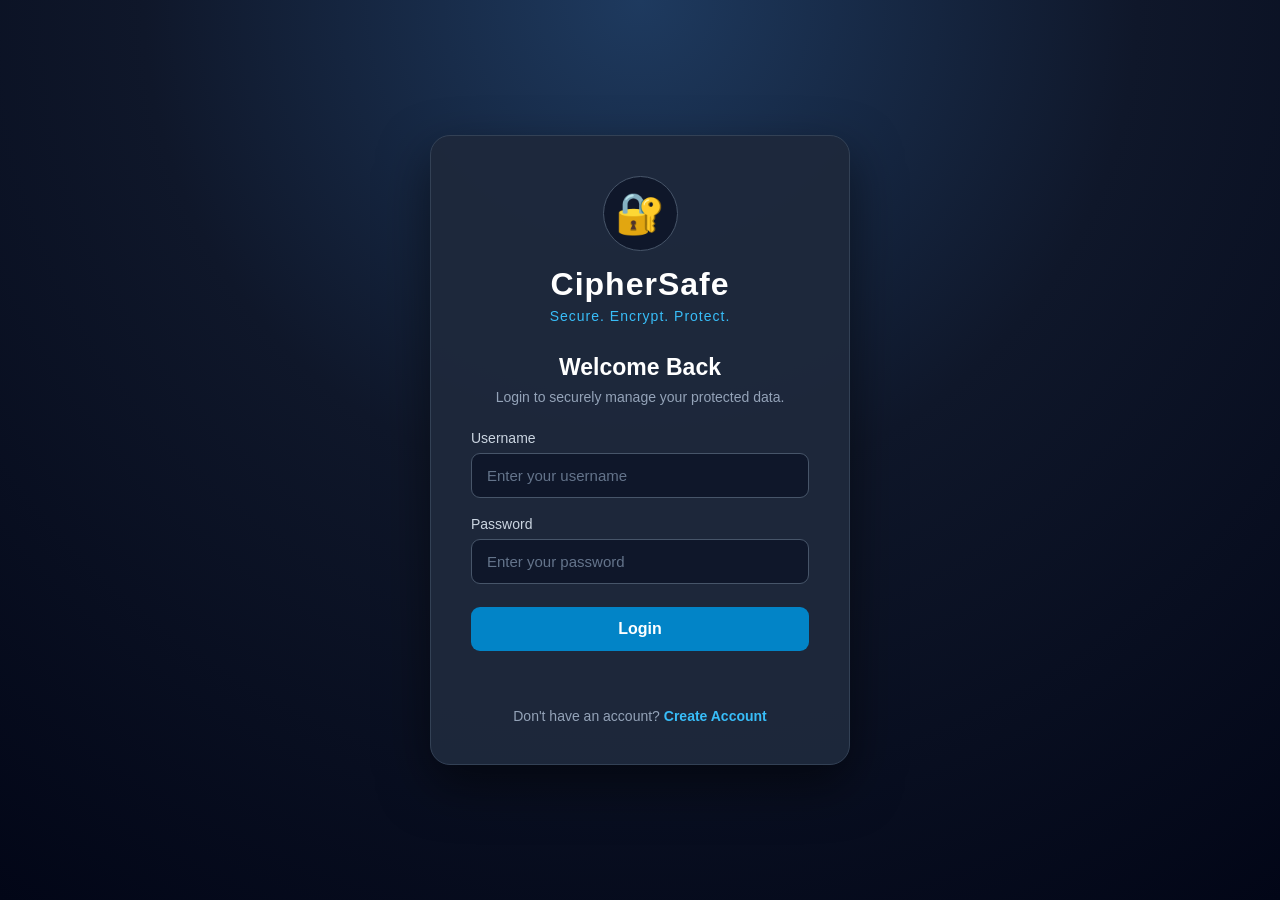
<file: index.html>
<!DOCTYPE html>
<html lang="en">

<head>
    <meta charset="UTF-8">
    <meta name="viewport" content="width=device-width, initial-scale=1.0">

    <title>CipherSafe | Login</title>

    <link rel="stylesheet" href="style.css">
</head>

<body>

    <div class="page-container">

        <div class="auth-card">

            <div class="logo">🔐</div>

            <h1>CipherSafe</h1>

            <p class="tagline">Secure. Encrypt. Protect.</p>

            <h2>Welcome Back</h2>

            <p class="description">
                Login to securely manage your protected data.
            </p>

            <form id="loginForm">

                <div class="input-group">
                    <label for="username">Username</label>

                    <input
                        type="text"
                        id="username"
                        placeholder="Enter your username"
                        autocomplete="username"
                    >
                </div>

                <div class="input-group">
                    <label for="password">Password</label>

                    <input
                        type="password"
                        id="password"
                        placeholder="Enter your password"
                        autocomplete="current-password"
                    >
                </div>

                <button type="submit" class="primary-btn">
                    Login
                </button>

            </form>

            <p id="errorMessage" class="error-message"></p>

            <p class="switch-text">
                Don't have an account?
                <a href="register.html">Create Account</a>
            </p>

        </div>

    </div>

    <script src="login.js"></script>

</body>

</html>
</file>
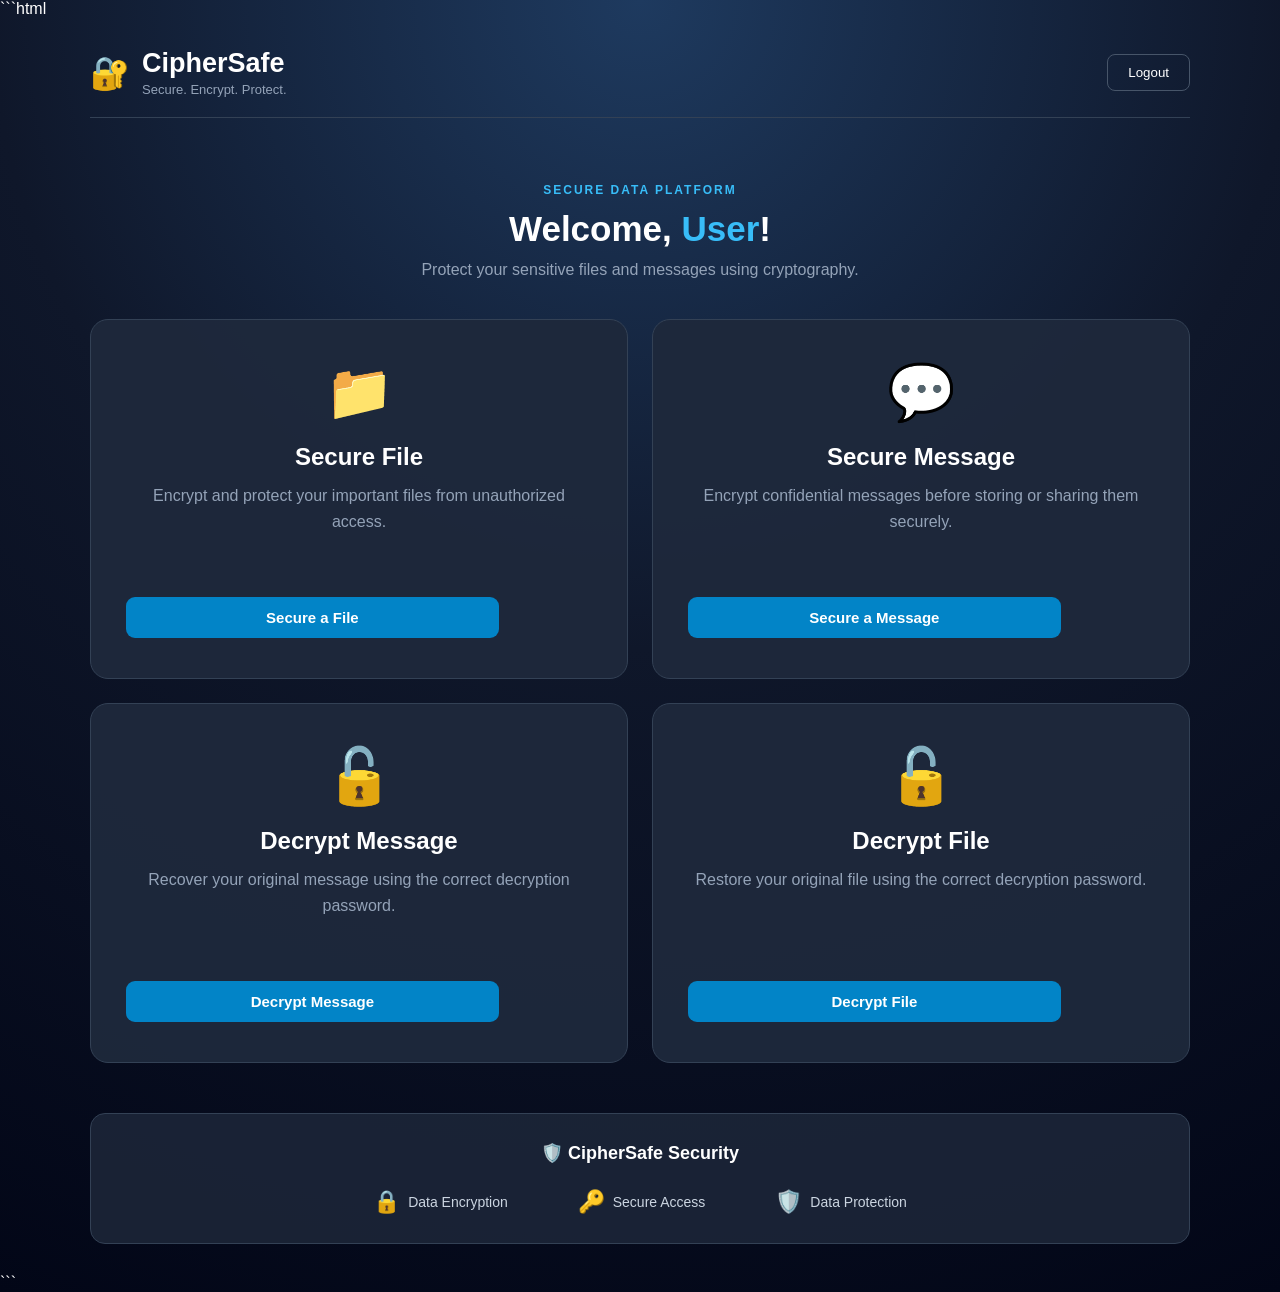
<file: dashboard.html>
```html
<!DOCTYPE html>
<html lang="en">

<head>
    <meta charset="UTF-8">
    <meta name="viewport" content="width=device-width, initial-scale=1.0">

    <title>CipherSafe | Dashboard</title>

    <link rel="stylesheet" href="style.css">
</head>

<body>

    <div class="dashboard">

        <!-- ================================
             HEADER
        ================================= -->

        <header class="dashboard-header">

            <div class="brand">

                <div class="brand-icon">
                    🔐
                </div>

                <div>
                    <h1>CipherSafe</h1>
                    <p>Secure. Encrypt. Protect.</p>
                </div>

            </div>

            <button
                class="logout-btn"
                onclick="logout()">

                Logout

            </button>

        </header>


        <!-- ================================
             WELCOME SECTION
        ================================= -->

        <section class="welcome">

            <p class="small-title">
                SECURE DATA PLATFORM
            </p>

            <h2>
                Welcome,
                <span id="usernameDisplay">User</span>!
            </h2>

            <p>
                Protect your sensitive files and messages
                using cryptography.
            </p>

        </section>


        <!-- ================================
             ALL FOUR OPTIONS
        ================================= -->

        <section class="security-options">


            <!-- ============================
                 CARD 1 - SECURE FILE
            ============================= -->

            <div class="security-card">

                <div class="card-icon">
                    📁
                </div>

                <h3>
                    Secure File
                </h3>

                <p>
                    Encrypt and protect your important
                    files from unauthorized access.
                </p>

                <button
                    class="action-btn"
                    onclick="secureFile()">

                    Secure a File

                </button>

            </div>


            <!-- ============================
                 CARD 2 - SECURE MESSAGE
            ============================= -->

            <div class="security-card">

                <div class="card-icon">
                    💬
                </div>

                <h3>
                    Secure Message
                </h3>

                <p>
                    Encrypt confidential messages before
                    storing or sharing them securely.
                </p>

                <button
                    class="action-btn"
                    onclick="secureMessage()">

                    Secure a Message

                </button>

            </div>


            <!-- ============================
                 CARD 3 - DECRYPT MESSAGE
            ============================= -->

            <div class="security-card">

                <div class="card-icon">
                    🔓
                </div>

                <h3>
                    Decrypt Message
                </h3>

                <p>
                    Recover your original message using
                    the correct decryption password.
                </p>

                <button
                    class="action-btn"
                    onclick="decryptMessagePage()">

                    Decrypt Message

                </button>

            </div>


            <!-- ============================
                 CARD 4 - DECRYPT FILE
            ============================= -->

            <div class="security-card">

                <div class="card-icon">
                    🔓
                </div>

                <h3>
                    Decrypt File
                </h3>

                <p>
                    Restore your original file using
                    the correct decryption password.
                </p>

                <button
                    class="action-btn"
                    onclick="decryptFilePage()">

                    Decrypt File

                </button>

            </div>


        </section>


        <!-- ================================
             SECURITY INFORMATION
        ================================= -->

        <section class="security-info">

            <h3>
                🛡️ CipherSafe Security
            </h3>

            <div class="security-points">


                <div class="security-point">

                    <span class="point-icon">
                        🔒
                    </span>

                    <span>
                        Data Encryption
                    </span>

                </div>


                <div class="security-point">

                    <span class="point-icon">
                        🔑
                    </span>

                    <span>
                        Secure Access
                    </span>

                </div>


                <div class="security-point">

                    <span class="point-icon">
                        🛡️
                    </span>

                    <span>
                        Data Protection
                    </span>

                </div>


            </div>

        </section>


    </div>


    <!-- ================================
         JAVASCRIPT
    ================================= -->

    <script>


        // =================================
        // DISPLAY LOGGED-IN USERNAME
        // =================================

        const username =
            localStorage.getItem("loggedInUser");


        if (username) {

            document.getElementById(
                "usernameDisplay"
            ).textContent = username;

        }


        // =================================
        // SECURE FILE
        // =================================

        function secureFile() {

            window.location.href =
                "file.html";

        }


        // =================================
        // SECURE MESSAGE
        // =================================

        function secureMessage() {

            window.location.href =
                "message.html";

        }


        // =================================
        // DECRYPT MESSAGE
        // =================================

        function decryptMessagePage() {

            window.location.href =
                "decrypt.html";

        }


        // =================================
        // DECRYPT FILE
        // =================================

        function decryptFilePage() {

            window.location.href =
                "file-decrypt.html";

        }


        // =================================
        // LOGOUT
        // =================================

        function logout() {

            localStorage.removeItem(
                "loggedInUser"
            );

            window.location.href =
                "index.html";

        }


    </script>
    
    <script src="crypto.js"></script>

    <script>
    async function testCipherSafe() {
        console.log("Starting CipherSafe encryption test...");

        const originalMessage = "Hello from CipherSafe!";
        const password = "MySecurePassword123!";

        try {
        // Test 1: Encrypt the message
            const encryptedPackage = await encryptData(
                originalMessage,
                password
            );

            console.log("1. Encryption successful:", true);
            console.log("Encrypted package:", encryptedPackage);

        // Test 2: Decrypt with the correct password
            const decryptedBuffer = await decryptData(
                encryptedPackage,
                password
            );

            const decryptedMessage = new TextDecoder().decode(
                decryptedBuffer
            );

            console.log(
                "2. Correct password test:",
                decryptedMessage === originalMessage
            );

            console.log("Decrypted message:", decryptedMessage);

        // Test 3: Try the wrong password
            try {
                await decryptData(
                    encryptedPackage,
                    "WrongPassword123!"
                );

                console.error(
                    "3. Wrong password test: FAILED"
                );
            } catch (error) {
                console.log(
                    "3. Wrong password rejected: PASS"
                );
            }

        } catch (error) {
            console.error("CipherSafe test failed:", error);
        }
    }

    testCipherSafe();
    </script>
</body>

</html>
```
</file>
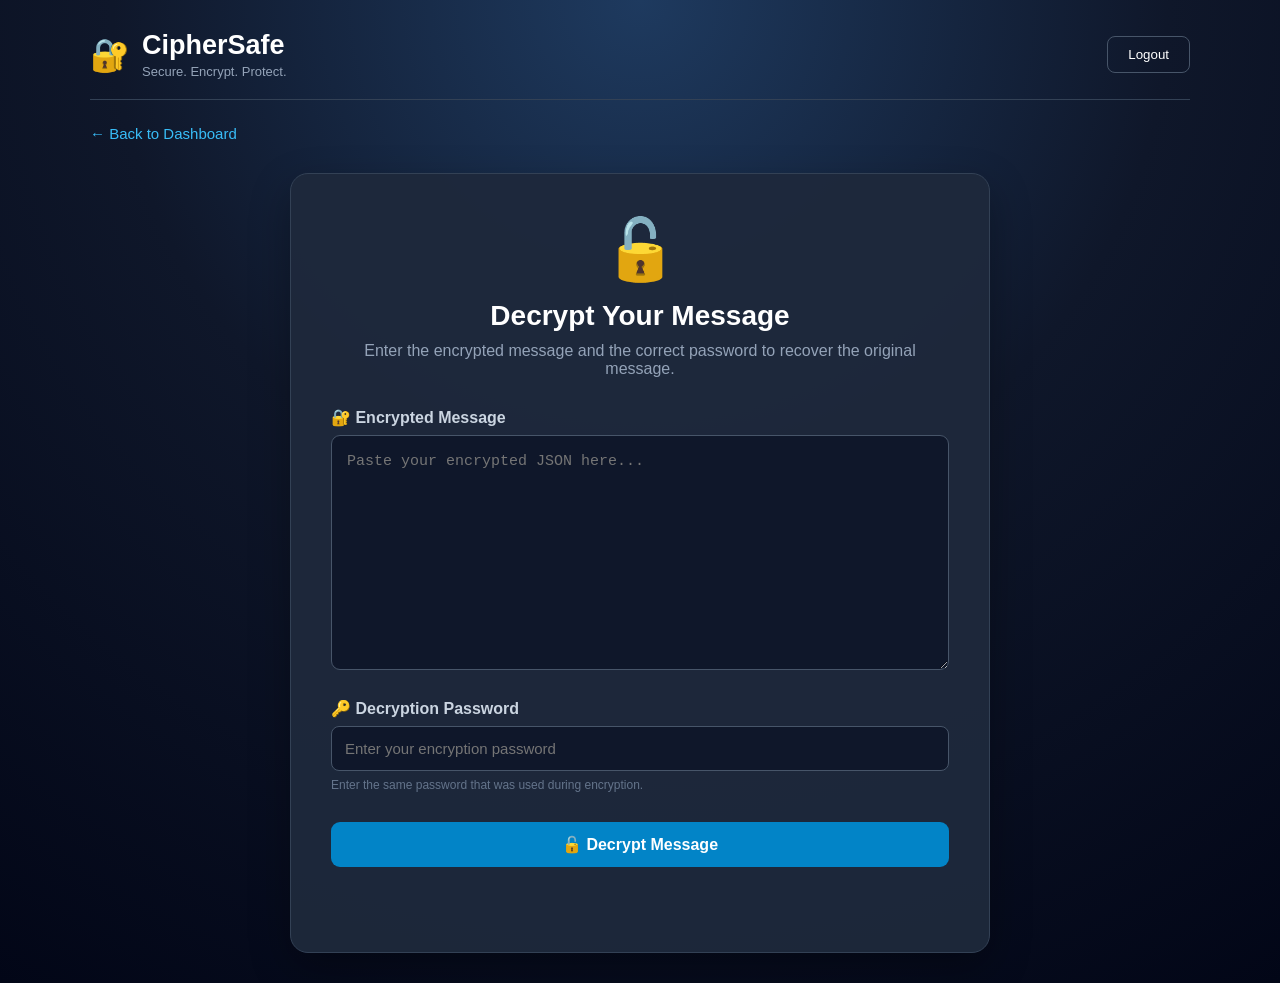
<file: decrypt.html>
<!DOCTYPE html>
<html lang="en">

<head>
    <meta charset="UTF-8">
    <meta name="viewport" content="width=device-width, initial-scale=1.0">

    <title>CipherSafe | Decrypt Message</title>

    <link rel="stylesheet" href="style.css">
</head>

<body>

    <div class="dashboard">

        <!-- HEADER -->
        <header class="dashboard-header">

            <div class="brand">

                <div class="brand-icon">🔐</div>

                <div>
                    <h1>CipherSafe</h1>
                    <p>Secure. Encrypt. Protect.</p>
                </div>

            </div>

            <button class="logout-btn" onclick="logout()">
                Logout
            </button>

        </header>


        <!-- BACK BUTTON -->
        <div class="back-section">

            <button class="back-btn" onclick="goBack()">
                ← Back to Dashboard
            </button>

        </div>


        <!-- DECRYPT PAGE -->
        <div class="message-page">

            <div class="message-card">

                <div class="large-icon">
                    🔓
                </div>

                <h2>Decrypt Your Message</h2>

                <p class="page-description">
                    Enter the encrypted message and the
                    correct password to recover the original message.
                </p>


                <!-- ENCRYPTED MESSAGE -->

                <div class="message-section">

                    <label for="encryptedInput">
                        🔐 Encrypted Message
                    </label>

                    <textarea
                        id="encryptedInput"
                        placeholder="Paste your encrypted JSON here..."
                        rows="9"
                    ></textarea>

                </div>


                <!-- PASSWORD -->

                <div class="key-section">

                    <label for="decryptKey">
                        🔑 Decryption Password
                    </label>

                    <input
                        type="password"
                        id="decryptKey"
                        placeholder="Enter your encryption password"
                    >

                    <small>
                        Enter the same password that was used
                        during encryption.
                    </small>

                </div>


                <!-- DECRYPT BUTTON -->

                <button
                    class="primary-btn encrypt-btn"
                    id="decryptBtn">

                    🔓 Decrypt Message

                </button>


                <!-- STATUS -->

                <div
                    id="decryptStatus"
                    class="status-message">
                </div>


                <!-- ORIGINAL MESSAGE -->

                <div
                    id="originalSection"
                    class="encrypted-section"
                    style="display: none;">

                    <label>
                        📝 Original Message
                    </label>

                    <textarea
                        id="originalMessage"
                        rows="7"
                        readonly
                    ></textarea>

                </div>

            </div>

        </div>

    </div>


    <script src="crypto.js"></script>

    <script>

        /* ==========================================
           ELEMENTS
        ========================================== */

        const encryptedInput =
            document.getElementById("encryptedInput");

        const decryptKey =
            document.getElementById("decryptKey");

        const decryptBtn =
            document.getElementById("decryptBtn");

        const decryptStatus =
            document.getElementById("decryptStatus");

        const originalSection =
            document.getElementById("originalSection");

        const originalMessage =
            document.getElementById("originalMessage");


        /* ==========================================
           BASE64 → ARRAY BUFFER
        ========================================== */

        function base64ToArrayBuffer(base64) {

            const binary =
                atob(base64);

            const bytes =
                new Uint8Array(binary.length);


            for (let i = 0; i < binary.length; i++) {

                bytes[i] =
                    binary.charCodeAt(i);

            }


            return bytes;

        }


        /* ==========================================
           AES-256-GCM DECRYPTION
        ========================================== */

        /* ==========================================
   AES-256-GCM DECRYPTION
   Uses the shared crypto.js module
========================================== */

        async function decryptMessage(encryptedPackage, password) {
            const decryptedData = await decryptData(
                encryptedPackage,
                password
            );

            return new TextDecoder().decode(decryptedData);
       }


        /* ==========================================
           DECRYPT BUTTON
        ========================================== */

        decryptBtn.addEventListener(
            "click",
            async function() {

                const encryptedText =
                    encryptedInput.value.trim();

                const password =
                    decryptKey.value;


                /* Check encrypted message */

                if (encryptedText === "") {

                    decryptStatus.textContent =
                        "Please enter the encrypted message.";

                    decryptStatus.className =
                        "status-message error";

                    originalSection.style.display =
                        "none";

                    return;

                }


                /* Check password */

                if (password === "") {

                    decryptStatus.textContent =
                        "Please enter the decryption password.";

                    decryptStatus.className =
                        "status-message error";

                    originalSection.style.display =
                        "none";

                    return;

                }


                try {

                    decryptBtn.disabled = true;

                    decryptBtn.textContent =
                        "🔄 Decrypting...";


                    /* Convert JSON string to object */

                    const encryptedPackage =
                        JSON.parse(encryptedText);


                    /* Check algorithm */

                    if (
                        encryptedPackage.algorithm !== "AES-GCM" ||
                        encryptedPackage.keyLength !== 256 ||
                        encryptedPackage.hash !== "SHA-256" ||
                        !encryptedPackage.ciphertext
                    ) {

                        throw new Error(
                            "Invalid encryption format."
                        );

                    }


                    /* Perform AES-256-GCM decryption */

                    const decrypted =
                        await decryptMessage(
                            encryptedPackage,
                            password
                        );


                    /* Display original message */

                    originalMessage.value =
                        decrypted;


                    originalSection.style.display =
                        "block";


                    decryptStatus.textContent =
                        "✓ Message decrypted successfully.";

                    decryptStatus.className =
                        "status-message success";


                } catch (error) {

                    console.error(error);

                    originalSection.style.display =
                        "none";


                    decryptStatus.textContent =
                        "❌ Decryption failed. Check your password or encrypted message.";

                    decryptStatus.className =
                        "status-message error";

                }


                decryptBtn.disabled = false;

                decryptBtn.textContent =
                    "🔓 Decrypt Message";

            }
        );


        /* ==========================================
           BACK TO DASHBOARD
        ========================================== */

        function goBack() {

            window.location.href =
                "dashboard.html";

        }


        /* ==========================================
           LOGOUT
        ========================================== */

        function logout() {

            localStorage.removeItem(
                "loggedInUser"
            );

            window.location.href =
                "index.html";

        }

    </script>

</body>

</html>
</file>
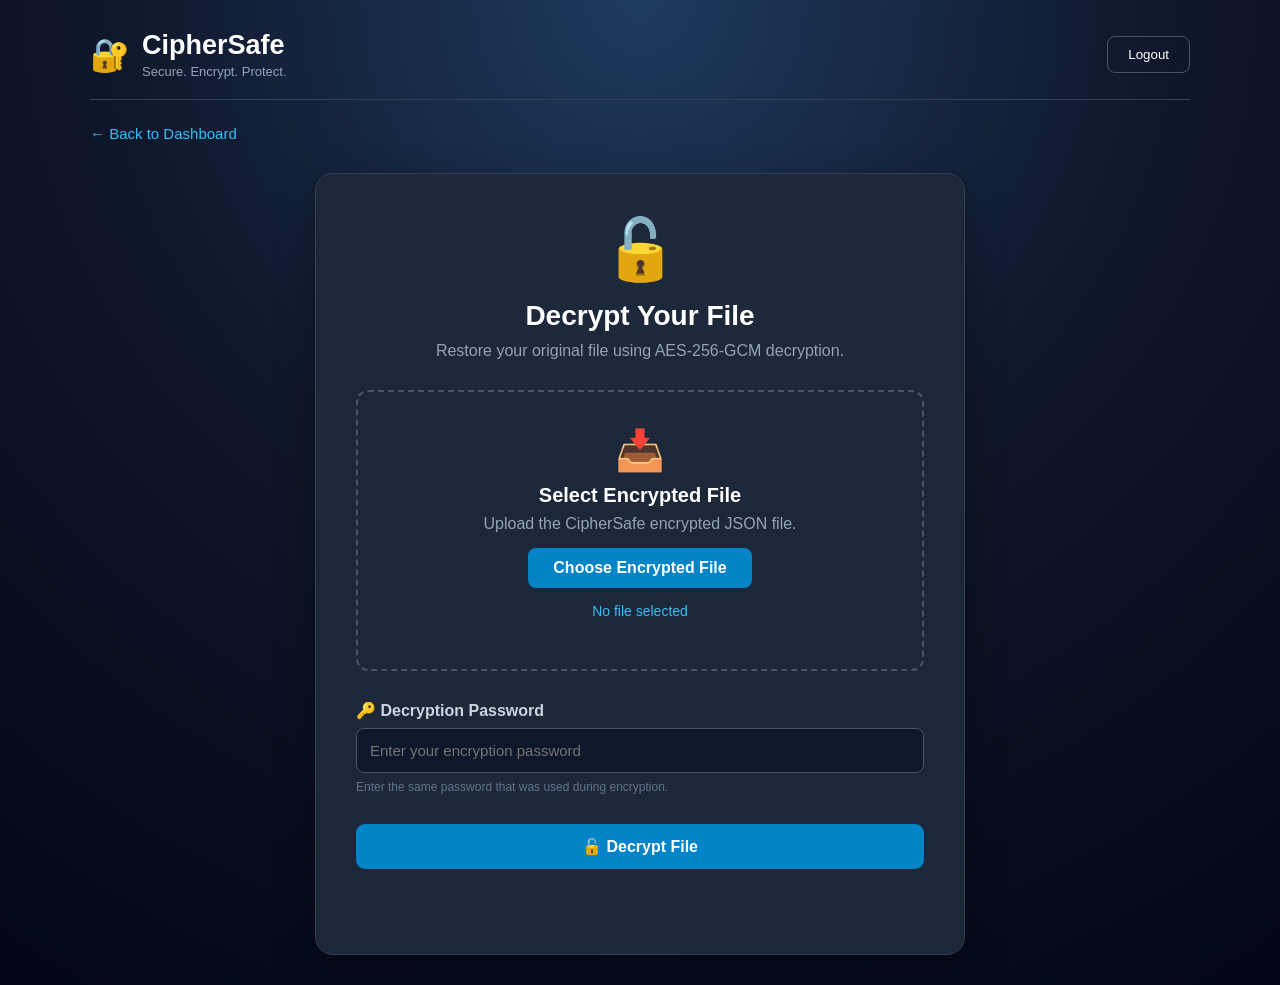
<file: file-decrypt-backup.html>
<!DOCTYPE html>
<html lang="en">

<head>
    <meta charset="UTF-8">
    <meta name="viewport" content="width=device-width, initial-scale=1.0">

    <title>CipherSafe | Decrypt File</title>

    <link rel="stylesheet" href="style.css">
</head>

<body>

    <div class="dashboard">

        <!-- HEADER -->
        <header class="dashboard-header">

            <div class="brand">

                <div class="brand-icon">🔐</div>

                <div>
                    <h1>CipherSafe</h1>
                    <p>Secure. Encrypt. Protect.</p>
                </div>

            </div>

            <button class="logout-btn" onclick="logout()">
                Logout
            </button>

        </header>


        <!-- BACK BUTTON -->
        <div class="back-section">

            <button class="back-btn" onclick="goBack()">
                ← Back to Dashboard
            </button>

        </div>


        <!-- MAIN PAGE -->
        <div class="file-page">

            <div class="file-card">

                <div class="large-icon">
                    🔓
                </div>

                <h2>Decrypt Your File</h2>

                <p class="page-description">
                    Restore your original file using
                    AES-256-GCM decryption.
                </p>


                <!-- FILE UPLOAD -->

                <div class="upload-area">

                    <div class="upload-icon">
                        📥
                    </div>

                    <h3>Select Encrypted File</h3>

                    <p>
                        Upload the CipherSafe encrypted
                        JSON file.
                    </p>

                    <label
                        for="encryptedFileInput"
                        class="choose-btn">

                        Choose Encrypted File

                    </label>

                    <input
                        type="file"
                        id="encryptedFileInput"
                        accept=".json"
                        hidden
                    >

                    <p
                        id="encryptedFileName"
                        class="file-name">

                        No file selected

                    </p>

                </div>


                <!-- PASSWORD -->

                <div class="key-section">

                    <label for="decryptionKey">
                        🔑 Decryption Password
                    </label>

                    <input
                        type="password"
                        id="decryptionKey"
                        placeholder="Enter your encryption password"
                    >

                    <small>
                        Enter the same password that was
                        used during encryption.
                    </small>

                </div>


                <!-- DECRYPT BUTTON -->

                <button
                    class="primary-btn encrypt-btn"
                    id="decryptFileBtn">

                    🔓 Decrypt File

                </button>


                <!-- STATUS -->

                <div
                    id="fileStatus"
                    class="status-message">

                </div>


                <!-- DOWNLOAD ORIGINAL FILE -->

                <button
                    class="download-btn"
                    id="downloadOriginalBtn"
                    style="display: none;">

                    ⬇️ Download Original File

                </button>

            </div>

        </div>

    </div>


    <script>

        /* ==========================================
           ELEMENTS
        ========================================== */

        const encryptedFileInput =
            document.getElementById(
                "encryptedFileInput"
            );

        const encryptedFileName =
            document.getElementById(
                "encryptedFileName"
            );

        const decryptionKey =
            document.getElementById(
                "decryptionKey"
            );

        const decryptFileBtn =
            document.getElementById(
                "decryptFileBtn"
            );

        const fileStatus =
            document.getElementById(
                "fileStatus"
            );

        const downloadOriginalBtn =
            document.getElementById(
                "downloadOriginalBtn"
            );


        /* ==========================================
           GLOBAL ORIGINAL FILE
        ========================================== */

        let originalFileBlob = null;

        let originalFileName =
            "decrypted-file";

        let originalFileType =
            "application/octet-stream";


        /* ==========================================
           SHOW SELECTED FILE
        ========================================== */

        encryptedFileInput.addEventListener(
            "change",
            function() {

                if (
                    encryptedFileInput.files.length === 0
                ) {

                    encryptedFileName.textContent =
                        "No file selected";

                    return;

                }


                const file =
                    encryptedFileInput.files[0];


                encryptedFileName.textContent =
                    "Selected: " + file.name;


                fileStatus.textContent = "";

                downloadOriginalBtn.style.display =
                    "none";

            }
        );


        /* ==========================================
           BASE64 → ARRAY BUFFER
        ========================================== */

        function base64ToArrayBuffer(base64) {

            const binary =
                atob(base64);

            const bytes =
                new Uint8Array(
                    binary.length
                );


            for (
                let i = 0;
                i < binary.length;
                i++
            ) {

                bytes[i] =
                    binary.charCodeAt(i);

            }


            return bytes;

        }


        /* ==========================================
           AES-256-GCM FILE DECRYPTION
        ========================================== */

        async function decryptFile(
            encryptedPackage,
            password
        ) {

            const passwordBytes =
                new TextEncoder().encode(
                    password
                );


            /* Get salt */

            const salt =
                base64ToArrayBuffer(
                    encryptedPackage.salt
                );


            /* Get IV */

            const iv =
                base64ToArrayBuffer(
                    encryptedPackage.iv
                );


            /* Get encrypted data */

            const encryptedData =
                base64ToArrayBuffer(
                    encryptedPackage.data
                );


            /* Import password */

            const passwordKey =
                await crypto.subtle.importKey(

                    "raw",

                    passwordBytes,

                    "PBKDF2",

                    false,

                    ["deriveKey"]

                );


            /* Derive same AES-256 key */

            const aesKey =
                await crypto.subtle.deriveKey(

                    {

                        name: "PBKDF2",

                        salt: salt,

                        iterations:
                            encryptedPackage.iterations,

                        hash: "SHA-256"

                    },

                    passwordKey,

                    {

                        name: "AES-GCM",

                        length: 256

                    },

                    false,

                    ["decrypt"]

                );


            /* Decrypt */

            const decryptedData =
                await crypto.subtle.decrypt(

                    {

                        name: "AES-GCM",

                        iv: iv

                    },

                    aesKey,

                    encryptedData

                );


            return decryptedData;

        }


        /* ==========================================
           DECRYPT BUTTON
        ========================================== */

        decryptFileBtn.addEventListener(
            "click",
            async function() {

                /* Check file */

                if (
                    encryptedFileInput.files.length === 0
                ) {

                    fileStatus.textContent =
                        "Please select an encrypted file first.";

                    fileStatus.className =
                        "status-message error";

                    return;

                }


                /* Check password */

                const password =
                    decryptionKey.value;


                if (password === "") {

                    fileStatus.textContent =
                        "Please enter the decryption password.";

                    fileStatus.className =
                        "status-message error";

                    return;

                }


                try {

                    decryptFileBtn.disabled = true;

                    decryptFileBtn.textContent =
                        "🔄 Decrypting...";


                    /* Read encrypted JSON file */

                    const encryptedFile =
                        encryptedFileInput.files[0];


                    const encryptedText =
                        await encryptedFile.text();


                    /* Convert JSON → Object */

                    const encryptedPackage =
                        JSON.parse(
                            encryptedText
                        );


                    /* Validate encryption format */

                    if (
                        encryptedPackage.algorithm !==
                        "AES-256-GCM"
                    ) {

                        throw new Error(
                            "Invalid CipherSafe file."
                        );

                    }


                    if (
                        !encryptedPackage.salt ||
                        !encryptedPackage.iv ||
                        !encryptedPackage.data
                    ) {

                        throw new Error(
                            "Encrypted file is incomplete."
                        );

                    }


                    /* Decrypt */

                    const decryptedData =
                        await decryptFile(
                            encryptedPackage,
                            password
                        );


                    /*
                     * Create original file Blob
                     */

                    originalFileBlob =
                        new Blob(
                            [decryptedData],
                            {
                                type:
                                    encryptedPackage.originalFileType
                            }
                        );


                    originalFileName =
                        encryptedPackage.originalFileName ||
                        "decrypted-file";


                    originalFileType =
                        encryptedPackage.originalFileType ||
                        "application/octet-stream";


                    /* Show download button */

                    downloadOriginalBtn.style.display =
                        "block";


                    fileStatus.textContent =
                        "✓ File decrypted successfully.";

                    fileStatus.className =
                        "status-message success";


                } catch (error) {

                    console.error(error);


                    originalFileBlob = null;


                    downloadOriginalBtn.style.display =
                        "none";


                    fileStatus.textContent =
                        "❌ Decryption failed. Check the password or encrypted file.";

                    fileStatus.className =
                        "status-message error";

                }


                decryptFileBtn.disabled = false;

                decryptFileBtn.textContent =
                    "🔓 Decrypt File";

            }
        );


        /* ==========================================
           DOWNLOAD ORIGINAL FILE
        ========================================== */

        downloadOriginalBtn.addEventListener(
            "click",
            function() {

                if (!originalFileBlob) {

                    return;

                }


                const url =
                    URL.createObjectURL(
                        originalFileBlob
                    );


                const link =
                    document.createElement("a");


                link.href = url;

                link.download =
                    originalFileName;


                document.body.appendChild(link);

                link.click();

                document.body.removeChild(link);


                URL.revokeObjectURL(url);

            }
        );


        /* ==========================================
           BACK TO DASHBOARD
        ========================================== */

        function goBack() {

            window.location.href =
                "dashboard.html";

        }


        /* ==========================================
           LOGOUT
        ========================================== */

        function logout() {

            localStorage.removeItem(
                "loggedInUser"
            );

            window.location.href =
                "index.html";

        }

    </script>

</body>

</html>
</file>
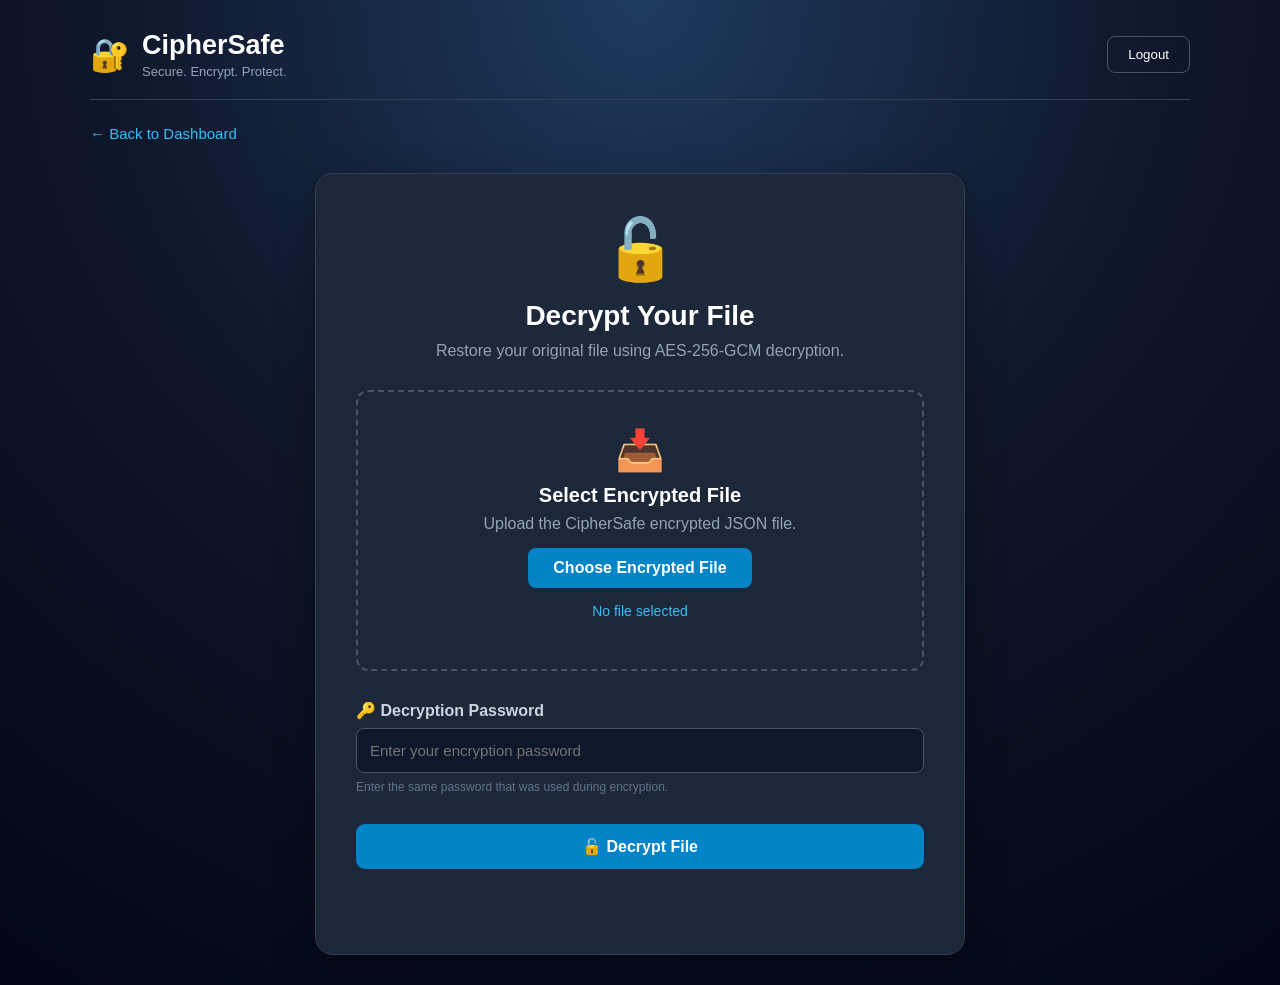
<file: file-decrypt.html>
<!DOCTYPE html>
<html lang="en">

<head>
    <meta charset="UTF-8">
    <meta name="viewport" content="width=device-width, initial-scale=1.0">

    <title>CipherSafe | Decrypt File</title>

    <link rel="stylesheet" href="style.css">
</head>

<body>

    <div class="dashboard">

        <!-- HEADER -->
        <header class="dashboard-header">

            <div class="brand">

                <div class="brand-icon">🔐</div>

                <div>
                    <h1>CipherSafe</h1>
                    <p>Secure. Encrypt. Protect.</p>
                </div>

            </div>

            <button class="logout-btn" onclick="logout()">
                Logout
            </button>

        </header>


        <!-- BACK BUTTON -->
        <div class="back-section">

            <button class="back-btn" onclick="goBack()">
                ← Back to Dashboard
            </button>

        </div>


        <!-- MAIN PAGE -->
        <div class="file-page">

            <div class="file-card">

                <div class="large-icon">
                    🔓
                </div>

                <h2>Decrypt Your File</h2>

                <p class="page-description">
                    Restore your original file using
                    AES-256-GCM decryption.
                </p>


                <!-- FILE UPLOAD -->

                <div class="upload-area">

                    <div class="upload-icon">
                        📥
                    </div>

                    <h3>Select Encrypted File</h3>

                    <p>
                        Upload the CipherSafe encrypted
                        JSON file.
                    </p>

                    <label
                        for="encryptedFileInput"
                        class="choose-btn">

                        Choose Encrypted File

                    </label>

                    <input
                        type="file"
                        id="encryptedFileInput"
                        accept=".json"
                        hidden
                    >

                    <p
                        id="encryptedFileName"
                        class="file-name">

                        No file selected

                    </p>

                </div>


                <!-- PASSWORD -->

                <div class="key-section">

                    <label for="decryptionKey">
                        🔑 Decryption Password
                    </label>

                    <input
                        type="password"
                        id="decryptionKey"
                        placeholder="Enter your encryption password"
                    >

                    <small>
                        Enter the same password that was
                        used during encryption.
                    </small>

                </div>


                <!-- DECRYPT BUTTON -->

                <button
                    class="primary-btn encrypt-btn"
                    id="decryptFileBtn">

                    🔓 Decrypt File

                </button>


                <!-- STATUS -->

                <div
                    id="fileStatus"
                    class="status-message">

                </div>


                <!-- DOWNLOAD ORIGINAL FILE -->

                <button
                    class="download-btn"
                    id="downloadOriginalBtn"
                    style="display: none;">

                    ⬇️ Download Original File

                </button>

            </div>

        </div>

    </div>

    <script src="crypto.js"></script>
    
<script>
    const encryptedFileInput =
        document.getElementById("encryptedFileInput");

    const encryptedFileName =
        document.getElementById("encryptedFileName");

    const decryptionKey =
        document.getElementById("decryptionKey");

    const decryptFileBtn =
        document.getElementById("decryptFileBtn");

    const fileStatus =
        document.getElementById("fileStatus");

    const downloadOriginalBtn =
        document.getElementById("downloadOriginalBtn");

    let originalFileBlob = null;
    let originalFileName = "decrypted-file";
    let originalFileType = "application/octet-stream";

    // Display the selected encrypted file.
    encryptedFileInput.addEventListener("change", () => {
        originalFileBlob = null;
        downloadOriginalBtn.style.display = "none";
        fileStatus.textContent = "";

        if (!encryptedFileInput.files.length) {
            encryptedFileName.textContent = "No file selected";
            return;
        }

        encryptedFileName.textContent =
            "Selected: " + encryptedFileInput.files[0].name;
    });

    // Decrypt using the shared crypto.js module.
    decryptFileBtn.addEventListener("click", async () => {
        if (!encryptedFileInput.files.length) {
            fileStatus.textContent =
                "Please select an encrypted file first.";
            fileStatus.className = "status-message error";
            return;
        }

        const password = decryptionKey.value;

        if (!password) {
            fileStatus.textContent =
                "Please enter the decryption password.";
            fileStatus.className = "status-message error";
            return;
        }

        try {
            decryptFileBtn.disabled = true;
            decryptFileBtn.textContent = "Decrypting...";
            downloadOriginalBtn.style.display = "none";
            originalFileBlob = null;

            const file = encryptedFileInput.files[0];
            const encryptedText = await file.text();
            const encryptedPackage = JSON.parse(encryptedText);

            // Validate the package created by file.html.
            if (
                !encryptedPackage ||
                encryptedPackage.keyDerivation !== "PBKDF2-SHA-256" ||
                typeof encryptedPackage.originalFileName !== "string" ||
                typeof encryptedPackage.originalFileType !== "string"
            ) {
                throw new Error("Invalid CipherSafe file package.");
            }

            // crypto.js expects the ciphertext field, not data.
            const decryptedData = await decryptData(
                encryptedPackage,
                password
            );

            originalFileName =
                encryptedPackage.originalFileName || "decrypted-file";

            originalFileType =
                encryptedPackage.originalFileType ||
                "application/octet-stream";

            originalFileBlob = new Blob(
                [decryptedData],
                { type: originalFileType }
            );

            downloadOriginalBtn.style.display = "block";
            fileStatus.textContent =
                "File decrypted successfully using AES-256-GCM.";
            fileStatus.className = "status-message success";

        } catch (error) {
            console.error("File decryption error:", error);

            originalFileBlob = null;
            downloadOriginalBtn.style.display = "none";

            fileStatus.textContent =
                "Decryption failed. Check the password and encrypted file.";
            fileStatus.className = "status-message error";

        } finally {
            decryptFileBtn.disabled = false;
            decryptFileBtn.textContent = "🔓 Decrypt File";
        }
    });

    // Download the restored file.
    downloadOriginalBtn.addEventListener("click", () => {
        if (!originalFileBlob) return;

        const url = URL.createObjectURL(originalFileBlob);
        const link = document.createElement("a");

        link.href = url;
        link.download = originalFileName;

        document.body.appendChild(link);
        link.click();
        link.remove();

        setTimeout(() => URL.revokeObjectURL(url), 1000);
    });

    function goBack() {
        window.location.href = "dashboard.html";
    }

    function logout() {
        localStorage.removeItem("loggedInUser");
        window.location.href = "index.html";
    }
</script>

</body>

</html>
</file>
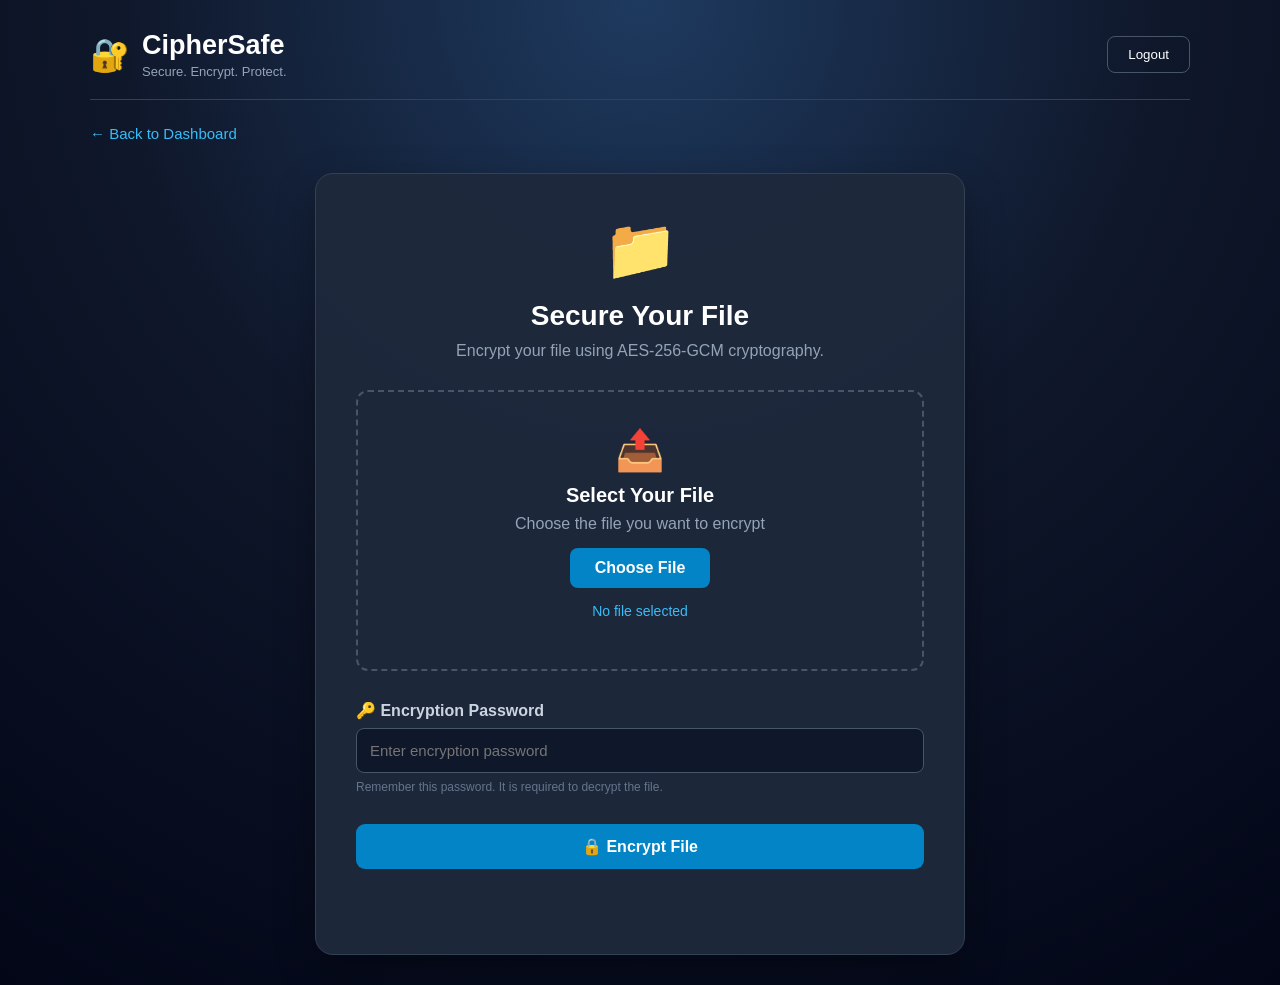
<file: file.html>
<!DOCTYPE html>
<html lang="en">

<head>
    <meta charset="UTF-8">
    <meta name="viewport" content="width=device-width, initial-scale=1.0">

    <title>CipherSafe | Secure File</title>

    <link rel="stylesheet" href="style.css">
</head>

<body>

    <div class="dashboard">

        <!-- HEADER -->
        <header class="dashboard-header">

            <div class="brand">

                <div class="brand-icon">🔐</div>

                <div>
                    <h1>CipherSafe</h1>
                    <p>Secure. Encrypt. Protect.</p>
                </div>

            </div>

            <button class="logout-btn" onclick="logout()">
                Logout
            </button>

        </header>


        <!-- BACK BUTTON -->
        <div class="back-section">

            <button class="back-btn" onclick="goBack()">
                ← Back to Dashboard
            </button>

        </div>


        <!-- FILE PAGE -->
        <div class="file-page">

            <div class="file-card">

                <div class="large-icon">
                    📁
                </div>

                <h2>Secure Your File</h2>

                <p class="page-description">
                    Encrypt your file using
                    AES-256-GCM cryptography.
                </p>


                <!-- FILE UPLOAD -->

                <div class="upload-area">

                    <div class="upload-icon">
                        📤
                    </div>

                    <h3>Select Your File</h3>

                    <p>
                        Choose the file you want to encrypt
                    </p>

                    <label
                        for="fileInput"
                        class="choose-btn">

                        Choose File

                    </label>

                    <input
                        type="file"
                        id="fileInput"
                        hidden
                    >

                    <p
                        id="fileName"
                        class="file-name">

                        No file selected

                    </p>

                </div>


                <!-- ENCRYPTION PASSWORD -->

                <div class="key-section">

                    <label for="encryptionKey">
                        🔑 Encryption Password
                    </label>

                    <input
                        type="password"
                        id="encryptionKey"
                        placeholder="Enter encryption password"
                    >

                    <small>
                        Remember this password.
                        It is required to decrypt the file.
                    </small>

                </div>


                <!-- ENCRYPT BUTTON -->

                <button
                    class="primary-btn encrypt-btn"
                    id="encryptBtn">

                    🔒 Encrypt File

                </button>


                <!-- STATUS -->

                <div
                    id="statusMessage"
                    class="status-message">

                </div>


                <!-- DOWNLOAD -->

                <button
                    class="download-btn"
                    id="downloadBtn"
                    style="display: none;">

                    ⬇️ Download Encrypted File

                </button>

            </div>

        </div>

    </div>


    <script src="crypto.js"></script>

    <script>

        /* ==========================================
           ELEMENTS
        ========================================== */

        const fileInput =
            document.getElementById("fileInput");

        const fileName =
            document.getElementById("fileName");

        const encryptionKey =
            document.getElementById("encryptionKey");

        const encryptBtn =
            document.getElementById("encryptBtn");

        const statusMessage =
            document.getElementById("statusMessage");

        const downloadBtn =
            document.getElementById("downloadBtn");


        /* ==========================================
           GLOBAL ENCRYPTED DATA
        ========================================== */

        let encryptedFileBlob = null;


        /* ==========================================
           SHOW SELECTED FILE
        ========================================== */

        fileInput.addEventListener(
            "change",
            function() {

                if (fileInput.files.length === 0) {

                    fileName.textContent =
                        "No file selected";

                    return;
                }


                const file =
                    fileInput.files[0];


                fileName.textContent =
                    "Selected: " + file.name;


                statusMessage.textContent = "";

                downloadBtn.style.display =
                    "none";

            }
        );


        /* ==========================================
           ARRAY BUFFER → BASE64
        ========================================== */

        function arrayBufferToBase64(buffer) {

            const bytes =
                new Uint8Array(buffer);

            let binary = "";

            const chunkSize = 0x8000;


            for (
                let i = 0;
                i < bytes.length;
                i += chunkSize
            ) {

                const chunk =
                    bytes.subarray(
                        i,
                        Math.min(
                            i + chunkSize,
                            bytes.length
                        )
                    );

                binary += String.fromCharCode(
                    ...chunk
                );

            }


            return btoa(binary);

        }


        
/* ==========================================
   AES-256-GCM FILE ENCRYPTION
   Uses the shared crypto.js module
========================================== */

        async function encryptFile(file, password) {
    // Read the original file as binary data.
            const fileData = await file.arrayBuffer();

    // Encrypt the binary data using the shared module.
            const encryptedResult = await encryptData(
                fileData,
                password
            );

           // Keep the original file information for restoration.
            const encryptedPackage = {
                ...encryptedResult,
                keyDerivation: "PBKDF2-SHA-256",
                originalFileName: file.name,
                originalFileType:
                    file.type || "application/octet-stream"
            };

            return JSON.stringify(encryptedPackage);
        }


        /* ==========================================
           ENCRYPT BUTTON
        ========================================== */

        encryptBtn.addEventListener(
            "click",
            async function() {

                /* Check file */

                if (fileInput.files.length === 0) {

                    statusMessage.textContent =
                        "Please select a file first.";

                    statusMessage.className =
                        "status-message error";

                    return;

                }


                /* Check password */

                const password =
                    encryptionKey.value;


                if (password.length < 6) {

                    statusMessage.textContent =
                        "Encryption password must contain at least 6 characters.";

                    statusMessage.className =
                        "status-message error";

                    return;

                }


                try {

                    encryptBtn.disabled = true;

                    encryptBtn.textContent =
                        "🔄 Encrypting...";


                    const file =
                        fileInput.files[0];


                    /*
                     * REAL AES-256-GCM
                     */

                    const encryptedJSON =
                        await encryptFile(
                            file,
                            password
                        );


                    /*
                     * Create downloadable Blob
                     */

                    encryptedFileBlob =
                        new Blob(
                            [encryptedJSON],
                            {
                                type:
                                    "application/json"
                            }
                        );


                    downloadBtn.style.display =
                        "block";


                    statusMessage.textContent =
                        "✓ File encrypted successfully using AES-256-GCM.";

                    statusMessage.className =
                        "status-message success";


                } catch (error) {

                    console.error(error);

                    statusMessage.textContent =
                        "❌ File encryption failed.";

                    statusMessage.className =
                        "status-message error";

                }


                encryptBtn.disabled = false;

                encryptBtn.textContent =
                    "🔒 Encrypt File";

            }
        );


        /* ==========================================
           DOWNLOAD ENCRYPTED FILE
        ========================================== */

        downloadBtn.addEventListener(
            "click",
            function() {

                if (!encryptedFileBlob) {

                    return;

                }


                const url =
                    URL.createObjectURL(
                        encryptedFileBlob
                    );


                const link =
                    document.createElement("a");


                link.href = url;

                link.download =
                    "ciphersafe-encrypted-file.json";


                document.body.appendChild(link);

                link.click();

                document.body.removeChild(link);


                URL.revokeObjectURL(url);

            }
        );


        /* ==========================================
           BACK TO DASHBOARD
        ========================================== */

        function goBack() {

            window.location.href =
                "dashboard.html";

        }


        /* ==========================================
           LOGOUT
        ========================================== */

        function logout() {

            localStorage.removeItem(
                "loggedInUser"
            );

            window.location.href =
                "index.html";

        }

    </script>

</body>

</html>
</file>
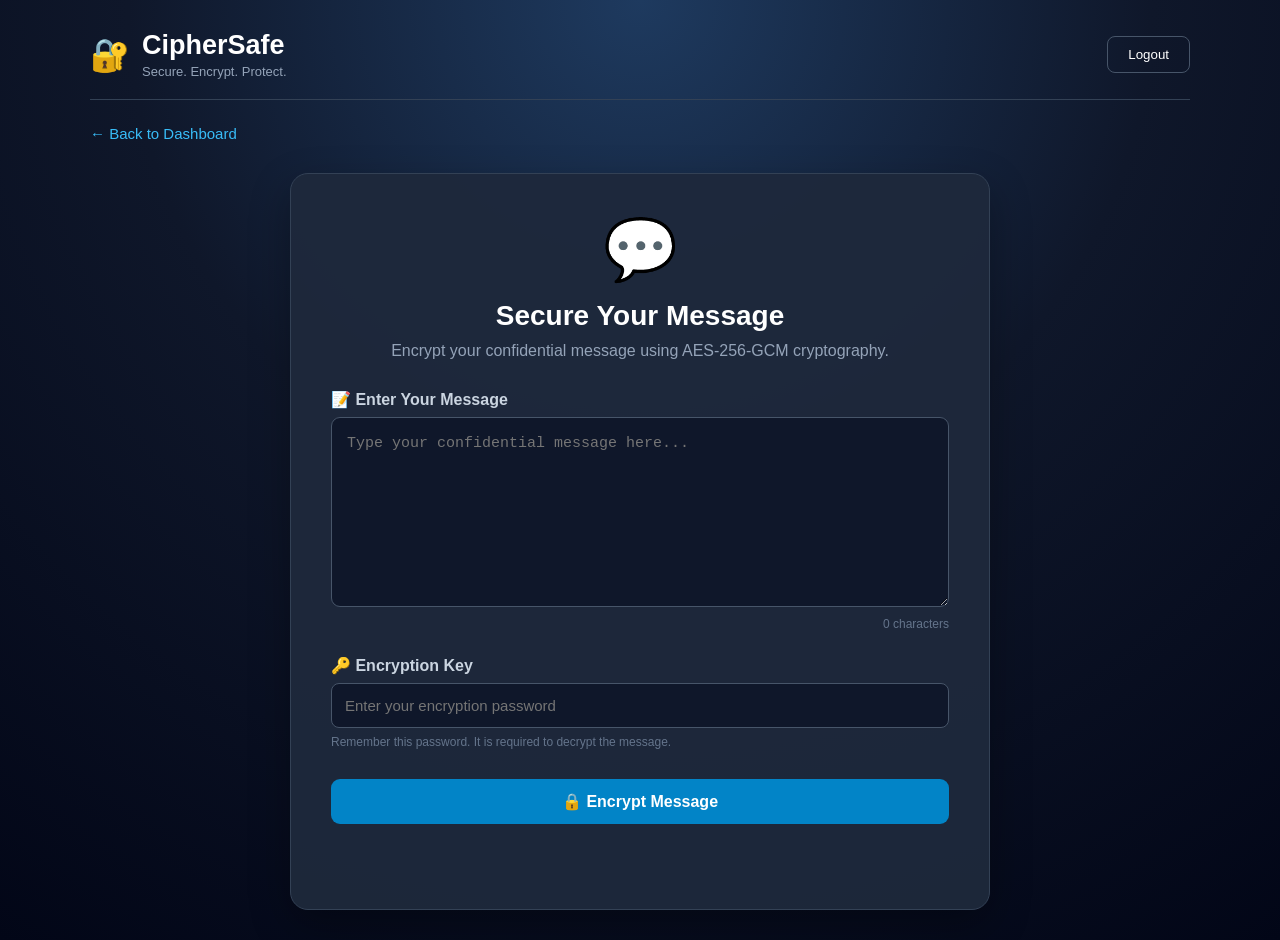
<file: message.html>
<!DOCTYPE html>
<html lang="en">

<head>
    <meta charset="UTF-8">
    <meta name="viewport" content="width=device-width, initial-scale=1.0">

    <title>CipherSafe | Secure Message</title>

    <link rel="stylesheet" href="style.css">
</head>

<body>

    <div class="dashboard">

        <!-- HEADER -->
        <header class="dashboard-header">

            <div class="brand">

                <div class="brand-icon">🔐</div>

                <div>
                    <h1>CipherSafe</h1>
                    <p>Secure. Encrypt. Protect.</p>
                </div>

            </div>

            <button class="logout-btn" onclick="logout()">
                Logout
            </button>

        </header>


        <!-- BACK BUTTON -->
        <div class="back-section">

            <button class="back-btn" onclick="goBack()">
                ← Back to Dashboard
            </button>

        </div>


        <!-- MESSAGE PAGE -->
        <div class="message-page">

            <div class="message-card">

                <div class="large-icon">
                    💬
                </div>

                <h2>Secure Your Message</h2>

                <p class="page-description">
                    Encrypt your confidential message using
                    AES-256-GCM cryptography.
                </p>


                <!-- MESSAGE -->
                <div class="message-section">

                    <label for="message">
                        📝 Enter Your Message
                    </label>

                    <textarea
                        id="message"
                        placeholder="Type your confidential message here..."
                        rows="7"
                    ></textarea>

                    <div class="character-count">
                        <span id="charCount">0</span> characters
                    </div>

                </div>


                <!-- ENCRYPTION KEY -->
                <div class="key-section">

                    <label for="messageKey">
                        🔑 Encryption Key
                    </label>

                    <input
                        type="password"
                        id="messageKey"
                        placeholder="Enter your encryption password"
                    >

                    <small>
                        Remember this password. It is required
                        to decrypt the message.
                    </small>

                </div>


                <!-- ENCRYPT BUTTON -->
                <button
                    class="primary-btn encrypt-btn"
                    id="encryptMessageBtn">

                    🔒 Encrypt Message

                </button>


                <!-- STATUS -->
                <div
                    id="messageStatus"
                    class="status-message">
                </div>


                <!-- ENCRYPTED RESULT -->
                <div
                    id="encryptedSection"
                    class="encrypted-section"
                    style="display: none;">

                    <label>
                        🔐 AES-256 Encrypted Message
                    </label>

                    <textarea
                        id="encryptedMessage"
                        rows="8"
                        readonly
                    ></textarea>

                    <button
                        class="copy-btn"
                        id="copyBtn">

                        📋 Copy Encrypted Message

                    </button>

                    <button
                        class="copy-btn"
                        id="downloadBtn">

                        ⬇️ Download Encrypted Message

                    </button>

                </div>

            </div>

        </div>

    </div>


    <script src="crypto.js"></script>

    <script>

        /* ==========================================
           ELEMENTS
        ========================================== */

        const messageInput =
            document.getElementById("message");

        const messageKey =
            document.getElementById("messageKey");

        const encryptMessageBtn =
            document.getElementById("encryptMessageBtn");

        const messageStatus =
            document.getElementById("messageStatus");

        const encryptedSection =
            document.getElementById("encryptedSection");

        const encryptedMessage =
            document.getElementById("encryptedMessage");

        const copyBtn =
            document.getElementById("copyBtn");

        const downloadBtn =
            document.getElementById("downloadBtn");

        const charCount =
            document.getElementById("charCount");


        /* ==========================================
           CHARACTER COUNTER
        ========================================== */

        messageInput.addEventListener("input", function() {

            charCount.textContent =
                messageInput.value.length;

        });


        /* ==========================================
           CONVERT ARRAY BUFFER TO BASE64
        ========================================== */

        function arrayBufferToBase64(buffer) {

            const bytes =
                new Uint8Array(buffer);

            let binary = "";

            for (let i = 0; i < bytes.length; i++) {

                binary += String.fromCharCode(bytes[i]);

            }

            return btoa(binary);

        }


        /* ==========================================
           AES-256-GCM ENCRYPTION
        ========================================== */

        
/* ==========================================
   AES-256-GCM ENCRYPTION
   Uses the shared crypto.js module
========================================== */

    async function encryptMessage(message, password) {
        return await encryptData(message, password);
    }


        /* ==========================================
           ENCRYPT BUTTON
        ========================================== */

        encryptMessageBtn.addEventListener(
            "click",
            async function() {

                const message =
                    messageInput.value.trim();

                const password =
                    messageKey.value;


                /* Check message */

                if (message === "") {

                    messageStatus.textContent =
                        "Please enter a message.";

                    messageStatus.className =
                        "status-message error";

                    encryptedSection.style.display =
                        "none";

                    return;

                }


                /* Check password */

                if (password.length < 6) {

                    messageStatus.textContent =
                        "Encryption password must contain at least 6 characters.";

                    messageStatus.className =
                        "status-message error";

                    encryptedSection.style.display =
                        "none";

                    return;

                }


                try {

                    encryptMessageBtn.disabled = true;

                    encryptMessageBtn.textContent =
                        "🔄 Encrypting...";


                    /*
                     * REAL AES-256-GCM ENCRYPTION
                     */

                    const result =
                        await encryptMessage(
                            message,
                            password
                        );


                    /*
                     * Store everything required
                     * for future decryption.
                     */

                    
                    const encryptedPackage = {
                        ...result,
                        keyDerivation: "PBKDF2-SHA-256"
                 };


                    /*
                     * Convert package into JSON
                     */

                    const output =
                        JSON.stringify(
                            encryptedPackage
                        );


                    encryptedMessage.value =
                        output;


                    encryptedSection.style.display =
                        "block";


                    messageStatus.textContent =
                        "✓ Message encrypted successfully using AES-256-GCM.";

                    messageStatus.className =
                        "status-message success";


                } catch (error) {

                    console.error(error);

                    messageStatus.textContent =
                        "Encryption failed. Please try again.";

                    messageStatus.className =
                        "status-message error";

                }


                encryptMessageBtn.disabled = false;

                encryptMessageBtn.textContent =
                    "🔒 Encrypt Message";

            }
        );


        /* ==========================================
           COPY ENCRYPTED MESSAGE
        ========================================== */

        copyBtn.addEventListener(
            "click",
            async function() {

                try {

                    await navigator.clipboard.writeText(
                        encryptedMessage.value
                    );

                    copyBtn.textContent =
                        "✓ Copied!";


                    setTimeout(function() {

                        copyBtn.textContent =
                            "📋 Copy Encrypted Message";

                    }, 2000);


                } catch (error) {

                    alert(
                        "Unable to copy. Please select and copy the text manually."
                    );

                }

            }
        );


        /* ==========================================
           DOWNLOAD ENCRYPTED MESSAGE
        ========================================== */

        downloadBtn.addEventListener(
            "click",
            function() {

                const encryptedData =
                    encryptedMessage.value;


                const blob =
                    new Blob(
                        [encryptedData],
                        {
                            type: "application/json"
                        }
                    );


                const url =
                    URL.createObjectURL(blob);


                const link =
                    document.createElement("a");


                link.href = url;

                link.download =
                    "ciphersafe-encrypted-message.json";


                link.click();


                URL.revokeObjectURL(url);

            }
        );


        /* ==========================================
           BACK TO DASHBOARD
        ========================================== */

        function goBack() {

            window.location.href =
                "dashboard.html";

        }


        /* ==========================================
           LOGOUT
        ========================================== */

        function logout() {

            localStorage.removeItem(
                "loggedInUser"
            );

            window.location.href =
                "index.html";

        }

    </script>

</body>

</html>
</file>
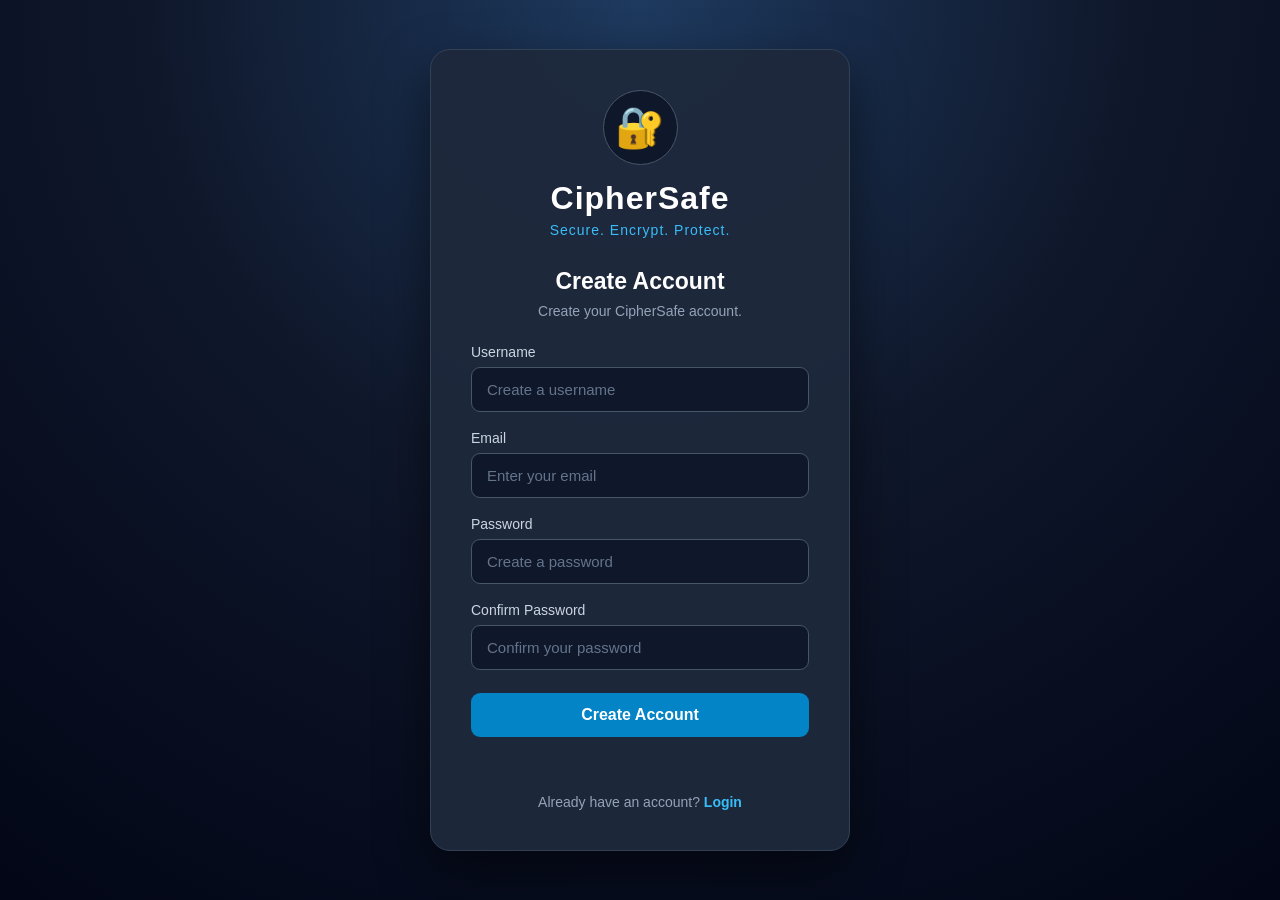
<file: register.html>
<!DOCTYPE html>
<html lang="en">

<head>
    <meta charset="UTF-8">
    <meta name="viewport" content="width=device-width, initial-scale=1.0">

    <title>CipherSafe | Register</title>

    <link rel="stylesheet" href="style.css">
</head>

<body>

    <div class="page-container">

        <div class="auth-card">

            <div class="logo">🔐</div>

            <h1>CipherSafe</h1>

            <p class="tagline">Secure. Encrypt. Protect.</p>

            <h2>Create Account</h2>

            <p class="description">
                Create your CipherSafe account.
            </p>

            <form id="registerForm">

                <div class="input-group">
                    <label for="username">Username</label>

                    <input
                        type="text"
                        id="username"
                        placeholder="Create a username"
                    >
                </div>

                <div class="input-group">
                    <label for="email">Email</label>

                    <input
                        type="email"
                        id="email"
                        placeholder="Enter your email"
                    >
                </div>

                <div class="input-group">
                    <label for="password">Password</label>

                    <input
                        type="password"
                        id="password"
                        placeholder="Create a password"
                    >
                </div>

                <div class="input-group">
                    <label for="confirmPassword">Confirm Password</label>

                    <input
                        type="password"
                        id="confirmPassword"
                        placeholder="Confirm your password"
                    >
                </div>

                <button type="submit" class="primary-btn">
                    Create Account
                </button>

            </form>

            <p id="errorMessage" class="error-message"></p>

            <p class="switch-text">
                Already have an account?
                <a href="index.html">Login</a>
            </p>

        </div>

    </div>

    <script src="register.js"></script>

</body>

</html>
</file>
<file: style.css>
/* ============================= */
/* GENERAL */
/* ============================= */

* {
    margin: 0;
    padding: 0;
    box-sizing: border-box;
}

body {
    font-family: Arial, Helvetica, sans-serif;

    min-height: 100vh;

    background:
        radial-gradient(
            circle at top,
            #1e3a5f,
            #0f172a 45%,
            #020617
        );

    color: white;
}

button,
input {
    font-family: inherit;
}


/* ============================= */
/* LOGIN / REGISTER */
/* ============================= */

.page-container {

    min-height: 100vh;

    display: flex;

    justify-content: center;

    align-items: center;

    padding: 30px;
}


.auth-card {

    width: 420px;

    padding: 40px;

    background: rgba(30, 41, 59, 0.95);

    border: 1px solid #334155;

    border-radius: 20px;

    box-shadow:
        0 20px 50px rgba(0, 0, 0, 0.5);

    text-align: center;
}


.logo {

    width: 75px;
    height: 75px;

    margin: 0 auto 15px;

    display: flex;

    justify-content: center;

    align-items: center;

    font-size: 40px;

    background: #0f172a;

    border: 1px solid #475569;

    border-radius: 50%;
}


.auth-card h1 {

    font-size: 32px;

    letter-spacing: 1px;

    margin-bottom: 5px;
}


.tagline {

    color: #38bdf8;

    font-size: 14px;

    letter-spacing: 1px;

    margin-bottom: 30px;
}


.auth-card h2 {

    font-size: 23px;

    margin-bottom: 8px;
}


.description {

    color: #94a3b8;

    font-size: 14px;

    margin-bottom: 25px;
}


/* ============================= */
/* INPUTS */
/* ============================= */

.input-group {

    text-align: left;

    margin-bottom: 18px;
}


.input-group label {

    display: block;

    color: #cbd5e1;

    font-size: 14px;

    margin-bottom: 7px;
}


.input-group input {

    width: 100%;

    padding: 13px 15px;

    background: #0f172a;

    border: 1px solid #475569;

    border-radius: 9px;

    color: white;

    font-size: 15px;

    transition: 0.2s;
}


.input-group input::placeholder {

    color: #64748b;
}


.input-group input:focus {

    outline: none;

    border-color: #38bdf8;

    box-shadow:
        0 0 0 3px rgba(56, 189, 248, 0.1);
}


/* ============================= */
/* BUTTONS */
/* ============================= */

.primary-btn {

    width: 100%;

    padding: 13px;

    margin-top: 5px;

    border: none;

    border-radius: 9px;

    background: #0284c7;

    color: white;

    font-size: 16px;

    font-weight: bold;

    cursor: pointer;

    transition: 0.2s;
}


.primary-btn:hover {

    background: #0369a1;

    transform: translateY(-1px);
}


.switch-text {

    margin-top: 22px;

    color: #94a3b8;

    font-size: 14px;
}


.switch-text a {

    color: #38bdf8;

    text-decoration: none;

    font-weight: bold;
}


.switch-text a:hover {

    text-decoration: underline;
}


.error-message {

    min-height: 20px;

    margin-top: 15px;

    color: #f87171;

    font-size: 14px;
}


/* ============================= */
/* DASHBOARD */
/* ============================= */

.dashboard {

    width: 90%;

    max-width: 1100px;

    margin: auto;

    padding: 30px 0;
}


.dashboard-header {

    display: flex;

    justify-content: space-between;

    align-items: center;

    padding-bottom: 20px;

    border-bottom: 1px solid #334155;
}


.brand {

    display: flex;

    align-items: center;

    gap: 12px;
}


.brand-icon {

    font-size: 32px;
}


.brand h1 {

    font-size: 27px;
}


.brand p {

    color: #94a3b8;

    font-size: 13px;

    margin-top: 3px;
}


.logout-btn {

    padding: 10px 20px;

    background: transparent;

    border: 1px solid #475569;

    border-radius: 8px;

    color: white;

    cursor: pointer;

    transition: 0.2s;
}


.logout-btn:hover {

    background: #334155;
}


/* ============================= */
/* WELCOME */
/* ============================= */

.welcome {

    text-align: center;

    margin: 65px 0 40px;
}


.small-title {

    color: #38bdf8;

    font-size: 12px;

    font-weight: bold;

    letter-spacing: 2px;

    margin-bottom: 12px;
}


.welcome h2 {

    font-size: 35px;

    margin-bottom: 12px;
}


.welcome h2 span {

    color: #38bdf8;
}


.welcome > p:last-child {

    color: #94a3b8;

    font-size: 16px;
}


/* ============================= */
/* SECURITY CARDS */
/* ============================= */

.security-options {

    display: flex;

    justify-content: center;

    gap: 30px;

    flex-wrap: wrap;
}


.security-card {

    width: 420px;

    padding: 40px 35px;

    background: rgba(30, 41, 59, 0.95);

    border: 1px solid #334155;

    border-radius: 18px;

    text-align: center;

    transition: 0.25s;
}


.security-card:hover {

    transform: translateY(-7px);

    border-color: #38bdf8;

    box-shadow:
        0 10px 30px rgba(0, 0, 0, 0.3);
}


.card-icon {

    font-size: 55px;

    margin-bottom: 18px;
}


.security-card h3 {

    font-size: 24px;

    margin-bottom: 12px;
}


.security-card p {

    color: #94a3b8;

    line-height: 1.6;

    min-height: 52px;

    margin-bottom: 25px;
}


.action-btn {

    width: 80%;

    padding: 12px;

    border: none;

    border-radius: 9px;

    background: #0284c7;

    color: white;

    font-size: 15px;

    font-weight: bold;

    cursor: pointer;

    transition: 0.2s;
}


.action-btn:hover {

    background: #0369a1;

    transform: translateY(-1px);
}


/* ============================= */
/* SECURITY INFORMATION */
/* ============================= */

.security-info {

    margin-top: 50px;

    padding: 28px;

    background: rgba(30, 41, 59, 0.8);

    border: 1px solid #334155;

    border-radius: 15px;

    text-align: center;
}


.security-info h3 {

    font-size: 18px;

    margin-bottom: 25px;
}


.security-points {

    display: flex;

    justify-content: center;

    gap: 70px;

    flex-wrap: wrap;
}


.security-point {

    display: flex;

    align-items: center;

    gap: 8px;

    color: #cbd5e1;

    font-size: 14px;
}


.point-icon {

    font-size: 22px;
}


/* ============================= */
/* MOBILE */
/* ============================= */

@media (max-width: 600px) {

    .auth-card {

        width: 100%;

        padding: 30px 25px;
    }


    .dashboard {

        width: 92%;
    }


    .dashboard-header {

        align-items: flex-start;
    }


    .welcome h2 {

        font-size: 28px;
    }


    .security-card {

        width: 100%;
    }


    .security-points {

        gap: 20px;

        flex-direction: column;

        align-items: center;
    }

}
/* ============================= */
/* FILE SECURITY PAGE */
/* ============================= */

.back-section {
    margin-top: 25px;
}

.back-btn {
    background: transparent;
    border: none;
    color: #38bdf8;
    font-size: 15px;
    cursor: pointer;
}

.back-btn:hover {
    text-decoration: underline;
}


.file-page {
    display: flex;
    justify-content: center;

    margin-top: 30px;
}


.file-card {
    width: 650px;

    padding: 40px;

    background: rgba(30, 41, 59, 0.95);

    border: 1px solid #334155;

    border-radius: 18px;

    text-align: center;

    box-shadow:
        0 15px 40px rgba(0, 0, 0, 0.3);
}


.large-icon {
    font-size: 60px;

    margin-bottom: 15px;
}


.file-card h2 {
    font-size: 28px;

    margin-bottom: 10px;
}


.page-description {
    color: #94a3b8;

    margin-bottom: 30px;
}


/* Upload Area */

.upload-area {

    padding: 35px 20px;

    border: 2px dashed #475569;

    border-radius: 12px;

    margin-bottom: 30px;

    transition: 0.2s;
}


.upload-area:hover {

    border-color: #38bdf8;

    background: rgba(15, 23, 42, 0.4);
}


.upload-icon {
    font-size: 40px;

    margin-bottom: 10px;
}


.upload-area h3 {

    font-size: 20px;

    margin-bottom: 8px;
}


.upload-area p {

    color: #94a3b8;

    margin-bottom: 15px;
}


.choose-btn {

    display: inline-block;

    padding: 11px 25px;

    background: #0284c7;

    border-radius: 8px;

    color: white;

    font-weight: bold;

    cursor: pointer;
}


.choose-btn:hover {

    background: #0369a1;
}


.file-name {

    margin-top: 15px;

    color: #38bdf8 !important;

    font-size: 14px;
}


/* Encryption Key */

.key-section {

    text-align: left;

    margin-bottom: 25px;
}


.key-section label {

    display: block;

    color: #cbd5e1;

    font-weight: bold;

    margin-bottom: 8px;
}


.key-section input {

    width: 100%;

    padding: 13px;

    background: #0f172a;

    border: 1px solid #475569;

    border-radius: 8px;

    color: white;

    font-size: 15px;
}


.key-section input:focus {

    outline: none;

    border-color: #38bdf8;
}


.key-section small {

    display: block;

    color: #64748b;

    margin-top: 7px;

    font-size: 12px;
}


/* Encrypt Button */

.encrypt-btn {

    margin-top: 5px;
}


/* Status */

.status-message {

    min-height: 25px;

    margin-top: 20px;

    font-size: 14px;
}


.status-message.success {

    color: #4ade80;
}


.status-message.error {

    color: #f87171;
}


/* Download */

.download-btn {

    width: 100%;

    padding: 12px;

    margin-top: 15px;

    border: 1px solid #38bdf8;

    border-radius: 8px;

    background: transparent;

    color: #38bdf8;

    font-size: 15px;

    font-weight: bold;

    cursor: pointer;
}


.download-btn:hover {

    background: #0c4a6e;

}
/* ============================= */
/* MESSAGE SECURITY PAGE */
/* ============================= */

.message-page {

    display: flex;

    justify-content: center;

    margin-top: 30px;
}


.message-card {

    width: 700px;

    padding: 40px;

    background: rgba(30, 41, 59, 0.95);

    border: 1px solid #334155;

    border-radius: 18px;

    text-align: center;

    box-shadow:
        0 15px 40px rgba(0, 0, 0, 0.3);
}


.message-card h2 {

    font-size: 28px;

    margin-bottom: 10px;
}


.message-section {

    text-align: left;

    margin-bottom: 25px;
}


.message-section label {

    display: block;

    color: #cbd5e1;

    font-weight: bold;

    margin-bottom: 8px;
}


.message-section textarea {

    width: 100%;

    padding: 15px;

    resize: vertical;

    background: #0f172a;

    border: 1px solid #475569;

    border-radius: 9px;

    color: white;

    font-size: 15px;

    line-height: 1.5;
}


.message-section textarea:focus {

    outline: none;

    border-color: #38bdf8;
}


.character-count {

    text-align: right;

    margin-top: 6px;

    color: #64748b;

    font-size: 12px;
}


/* ============================= */
/* ENCRYPTED MESSAGE */
/* ============================= */

.encrypted-section {

    text-align: left;

    margin-top: 25px;

    padding-top: 25px;

    border-top: 1px solid #334155;
}


.encrypted-section label {

    display: block;

    color: #4ade80;

    font-weight: bold;

    margin-bottom: 8px;
}


.encrypted-section textarea {

    width: 100%;

    padding: 15px;

    resize: vertical;

    background: #020617;

    border: 1px solid #334155;

    border-radius: 9px;

    color: #38bdf8;

    font-family: monospace;

    font-size: 13px;

    line-height: 1.5;
}


.copy-btn {

    width: 100%;

    margin-top: 12px;

    padding: 11px;

    background: transparent;

    border: 1px solid #475569;

    border-radius: 8px;

    color: #cbd5e1;

    cursor: pointer;

    font-weight: bold;
}


.copy-btn:hover {

    background: #334155;

    border-color: #38bdf8;

    color: white;
}
/* =========================================
   DASHBOARD - 4 CARD GRID
========================================= */

.security-options {
    display: grid;
    grid-template-columns: repeat(2, 1fr);
    gap: 24px;

    width: 100%;
    max-width: 1100px;

    margin: 30px auto;
}


/* All cards same size */

.security-card {
    width: auto;
    min-height: 360px;
    box-sizing: border-box;

    display: flex;
    flex-direction: column;
}


/* Push button to bottom */

.security-card .action-btn {
    margin-top: auto;
}


/* Mobile screen */

@media (max-width: 700px) {

    .security-options {
        grid-template-columns: 1fr;
    }

}
</file>
